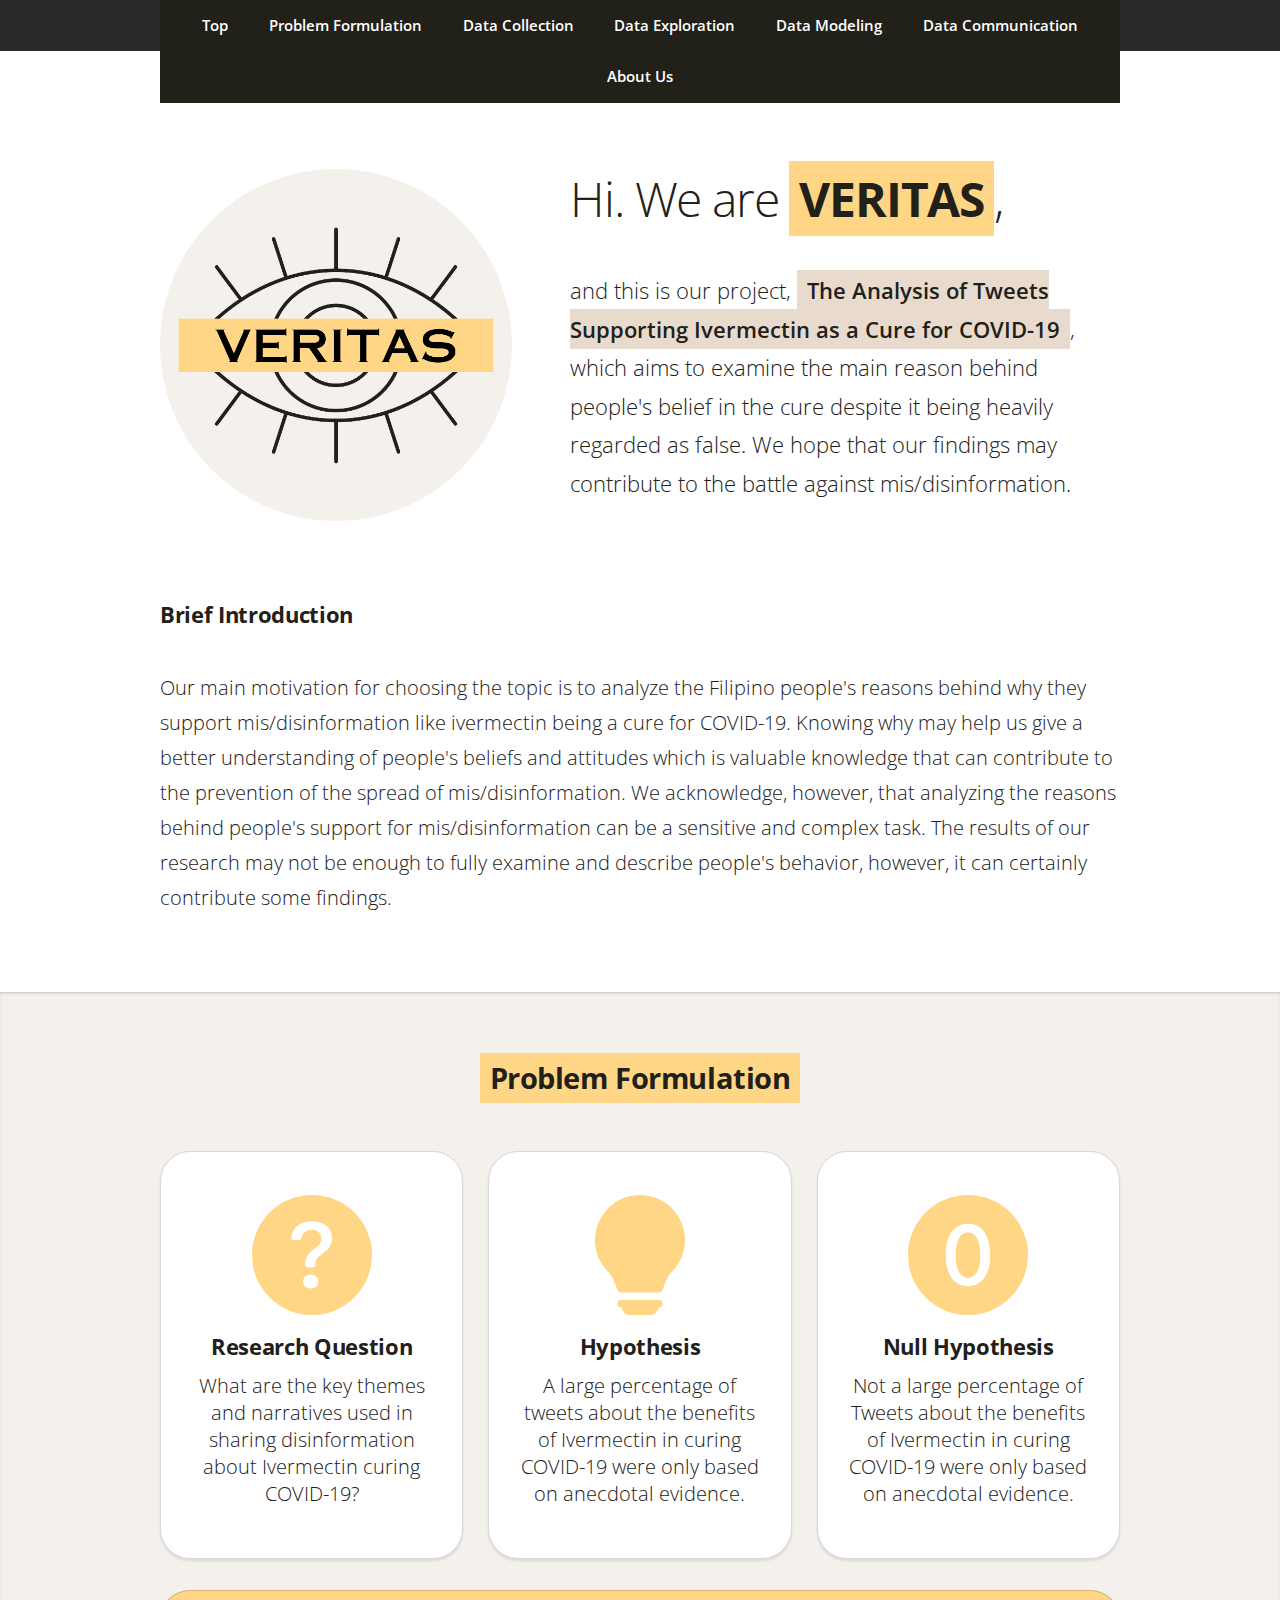
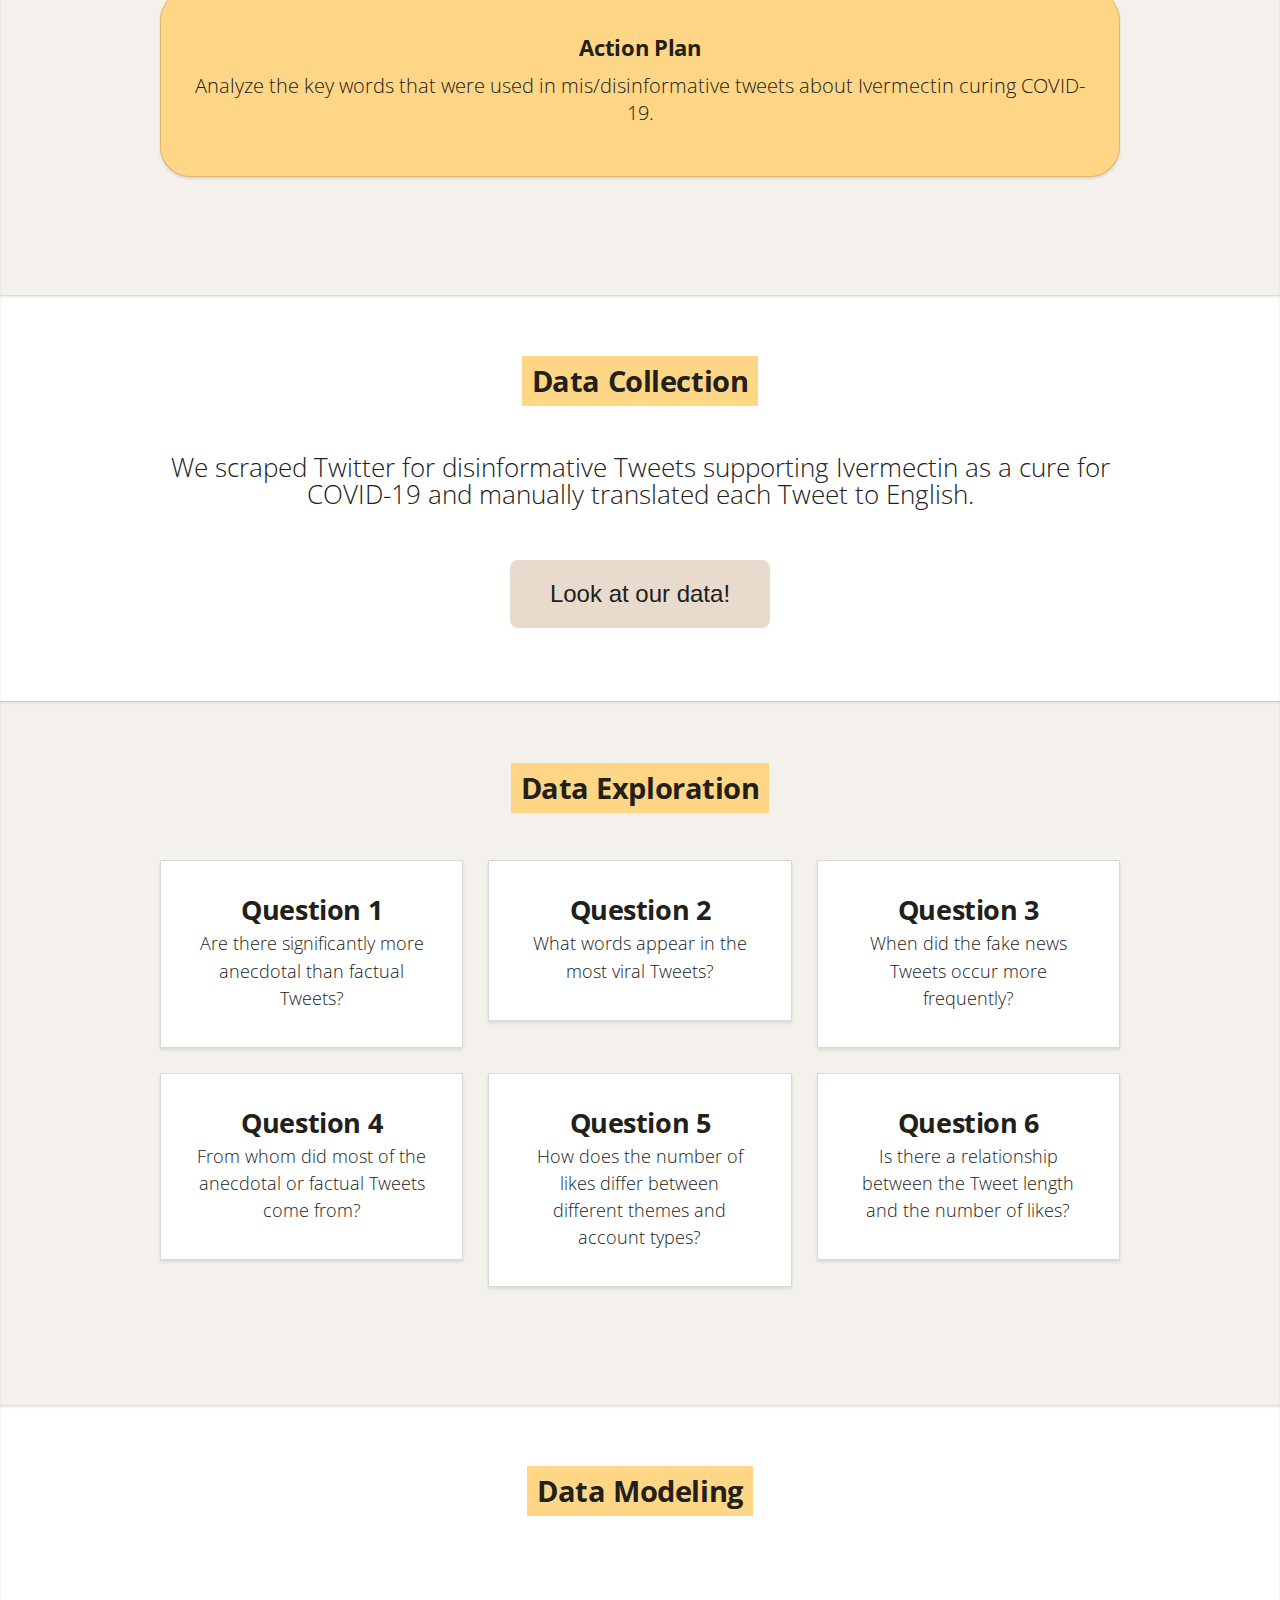
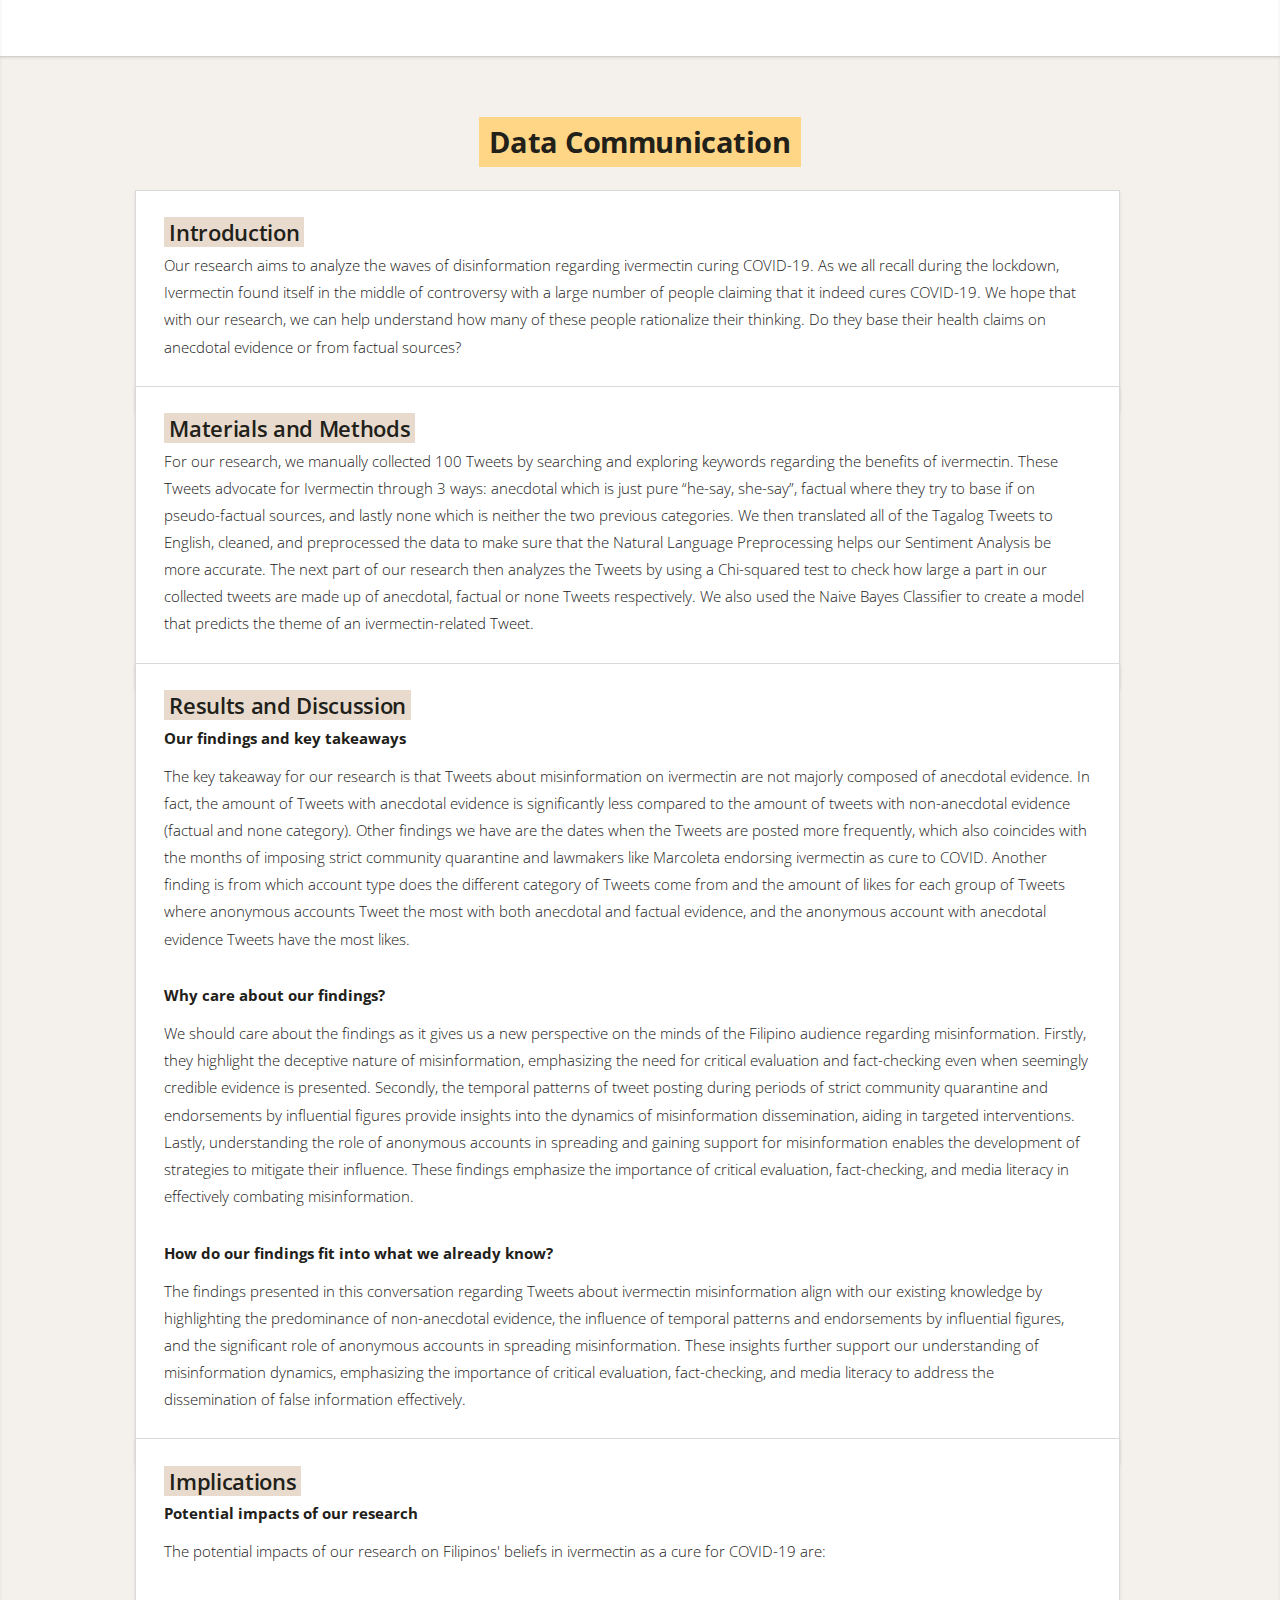
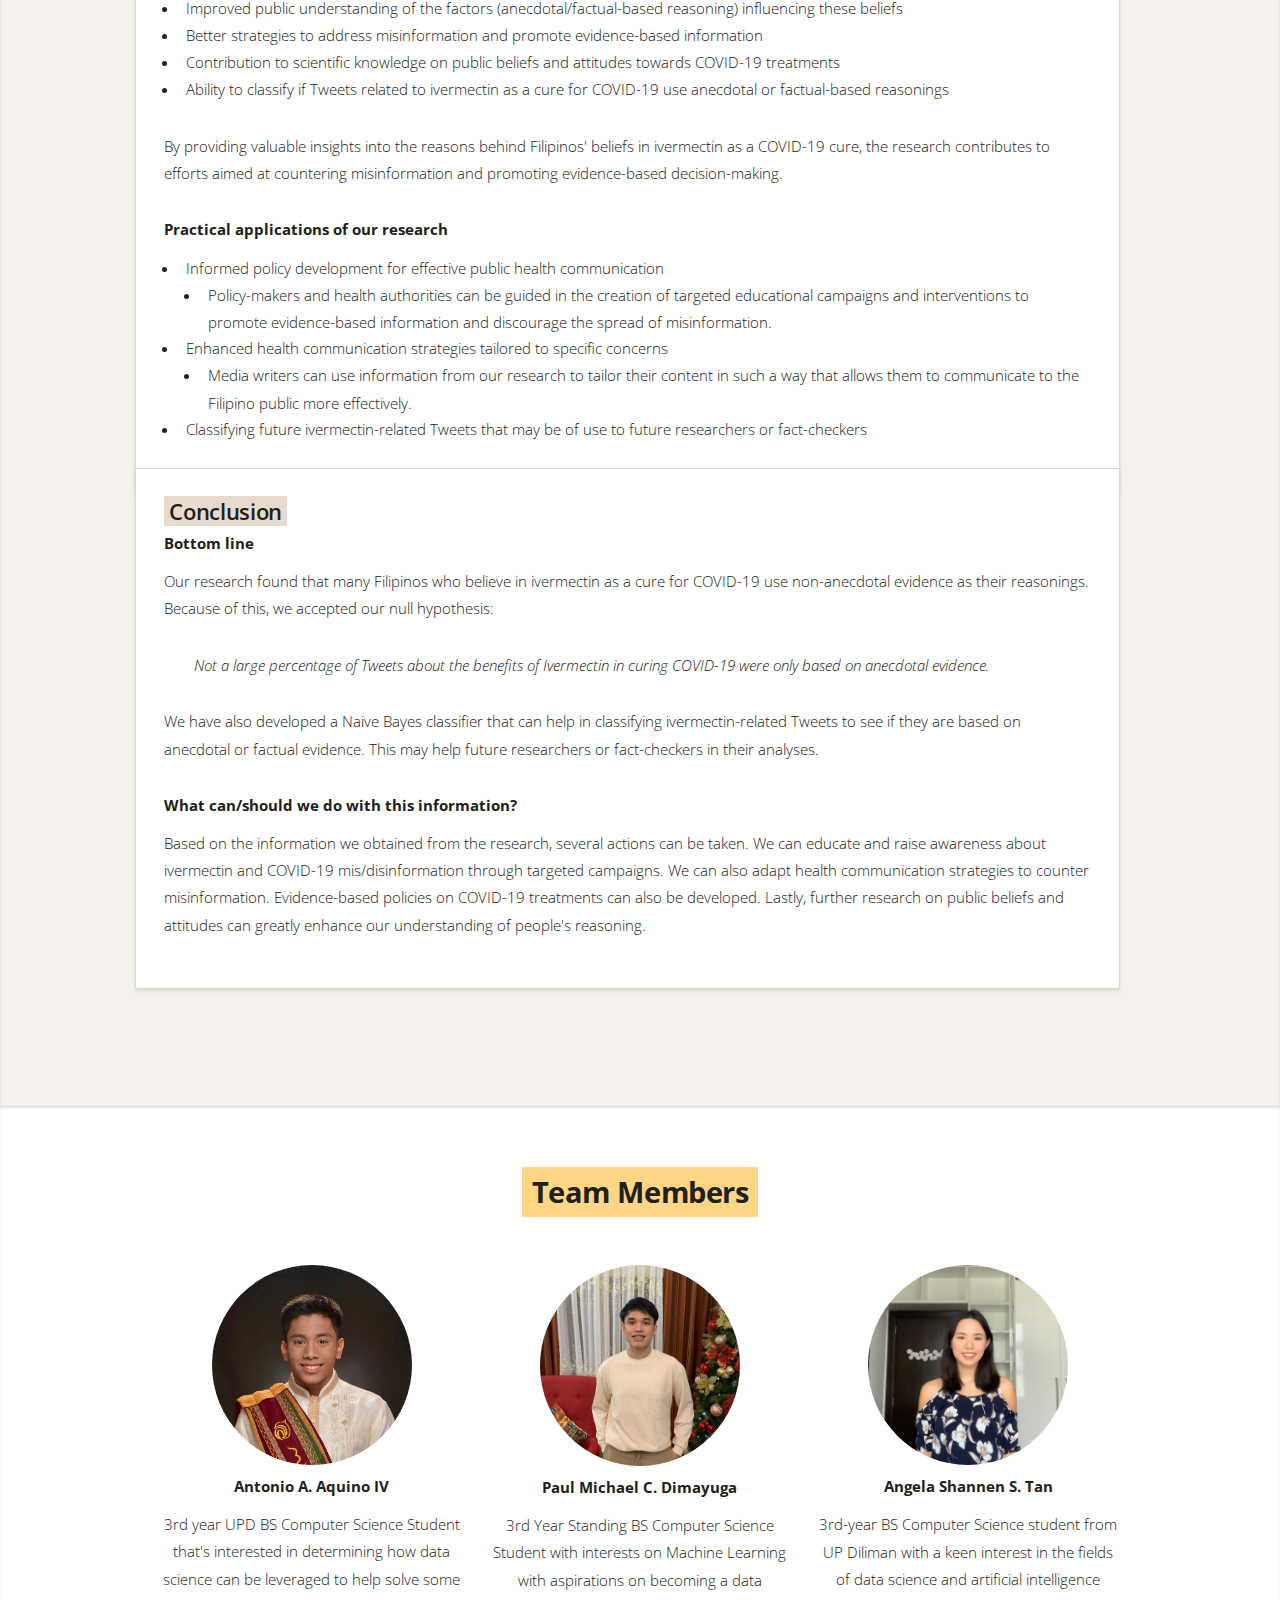
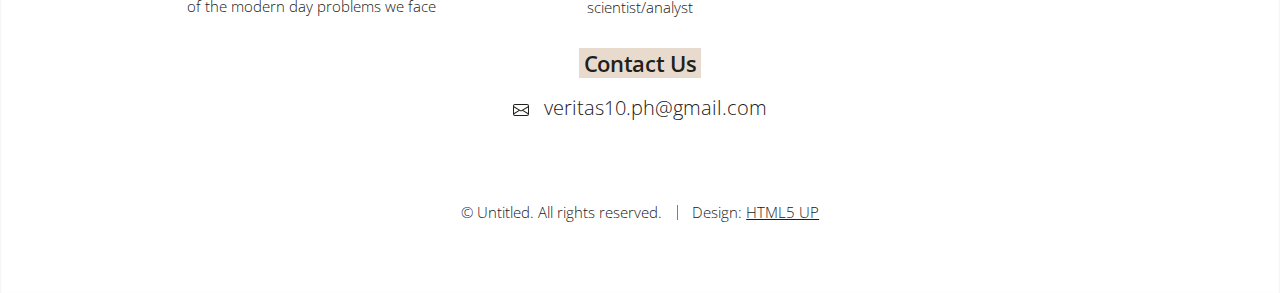
<file: index.html>
<!DOCTYPE HTML>
<!--
	Miniport by HTML5 UP
	html5up.net | @ajlkn
	Free for personal and commercial use under the CCA 3.0 license (html5up.net/license)
-->
<html>
	<head>
		<title>PH Twitter Fake News Analysis</title>
		<meta charset="utf-8" />
		<meta name="viewport" content="width=device-width, initial-scale=1, user-scalable=no" />
		<link rel="stylesheet" href="assets/css/main.css" />
		<style>
			h1, h2, h3, h4, h5, h6, p, strong, li{
				color: #212019;
			}
			.header-highlight {
				background-color: #ffd586; 
				padding-top: 5px; 
				padding-bottom: 5px; 
				padding-left: 10px; 
				padding-right: 10px;
			}
			.text-highlight {
				background-color: #e8dbce; 
				padding-left: 5px; 
				padding-right: 5px;
				font-weight: 600;
			}
			.question-box {
				text-decoration: none;
				font-size: 18px;
			}
			.question-box article {
				background-color: white;
			}
			.question-box article:hover {
				background-color: #ffd586;
				transition: all .4s ease;
				-webkit-transition: all .4s ease;
			}
			.card-header img {
				border-radius: 50%;
				width: 200px;
			}
			.comm {
				text-align: left;
				padding-bottom: 50px;
			}
			
			#top {
				background-color: white;
			}
			#problem-formulation p {
				font-size: 20px;
			}
			#prob-box {
				background-color: white;
				border-radius: 30px;
				height: 100%;
			}
			#action-plan {
				background-color: #ffd586;
				border-radius: 30px;
			}
			#data-button {
				background: none;
				background-color: #e8dbce;
				box-shadow: none;
				padding-left: 40px;
				padding-right: 40px;
				padding-top: 20px;
				padding-bottom: 20px;
			}
			#data-button:hover {
				background-color: #dbbfa4;
			}
			#data-link {
				text-decoration: none;
				text-shadow: none;
				font-weight: normal;
				color: #212019;
				font-size: 24px;
				height: 100%;
				width: 100%;
			}
			#logo {
				border-radius: 50%;
			}
		</style>
	</head>
	<body class="is-preload">

		<!-- Nav -->
			<nav id="nav">
				<ul class="container" style="background-color: #212019;">
					<li><a href="#top">Top</a></li>
					<li><a href="#problem-formulation">Problem Formulation</a></li>
					<li><a href="#data-collection">Data Collection</a></li>
					<li><a href="#data-exploration">Data Exploration</a></li>
					<li><a href="#data-modeling">Data Modeling</a></li>
					<li><a href="#data-communication">Data Communication</a></li>
					<li><a href="#about-us">About Us</a></li>
				</ul>
			</nav>

		<!-- Home -->
			<article id="top">
				<div class="container">
					<div class="row">
						<div class="col-4 col-5-large col-12-medium">
							<span class="image fit" id="logo"><img src="images/logo.png" alt="" /></span>
						</div>
						<div class="col-8 col-7-large col-12-medium">
							<header>
								<h1>Hi. We are <span style="background-color: #ffd586; padding-top: 5px; padding-bottom: 5px; padding-left: 10px; padding-right: 10px;"><strong>VERITAS</strong></span>,</h1>
							</header>
							<p>and this is our project, <span style="background-color: #e8dbce; padding-top: 5px; padding-bottom: 5px; padding-left: 10px; padding-right: 10px;"><strong>The Analysis of Tweets Supporting Ivermectin as a Cure for COVID-19</strong></span>, which aims to examine the main reason behind people's belief in the cure despite it being heavily regarded as false. 
								We hope that our findings may contribute to the battle against mis/disinformation.</p>
						</div>
					</div>
					<div class="row" style="margin-top: 30px; margin-bottom: -80px;">
						<h3>Brief Introduction</h3>
						<p style="font-size: 20px;">Our main motivation for choosing the topic is to analyze the Filipino people's reasons behind why they support mis/disinformation like ivermectin being a cure for COVID-19.
							Knowing why may help us give a better understanding of people's beliefs and attitudes which is valuable knowledge that can contribute to the prevention of the spread of mis/disinformation.
							We acknowledge, however, that analyzing the reasons behind people's support for mis/disinformation can be a sensitive and complex task.
							The results of our research may not be enough to fully examine and describe people's behavior, however, it can certainly contribute some findings.
						</p>
					</div>
				</div>
			</article>

		<!-- Problem Formulation -->
			<article id="problem-formulation" class="wrapper style1" style="background-color: #f4f0eb">
				<div class="container">
					<header>
						<h2><span class="header-highlight">Problem Formulation</span></h2>
					</header>
					<div class="row aln-center">
						<div class="col-4 col-6-medium col-12-small">
							<section class="box style1" id="prob-box">
								<svg xmlns="http://www.w3.org/2000/svg" width="120" height="120" fill="currentColor" class="bi bi-question-circle-fill" viewBox="0 0 16 16" style="color: #ffd586; margin-bottom: 10px;">
									<path d="M16 8A8 8 0 1 1 0 8a8 8 0 0 1 16 0zM5.496 6.033h.825c.138 0 .248-.113.266-.25.09-.656.54-1.134 1.342-1.134.686 0 1.314.343 1.314 1.168 0 .635-.374.927-.965 1.371-.673.489-1.206 1.06-1.168 1.987l.003.217a.25.25 0 0 0 .25.246h.811a.25.25 0 0 0 .25-.25v-.105c0-.718.273-.927 1.01-1.486.609-.463 1.244-.977 1.244-2.056 0-1.511-1.276-2.241-2.673-2.241-1.267 0-2.655.59-2.75 2.286a.237.237 0 0 0 .241.247zm2.325 6.443c.61 0 1.029-.394 1.029-.927 0-.552-.42-.94-1.029-.94-.584 0-1.009.388-1.009.94 0 .533.425.927 1.01.927z"/>
								  </svg>
								<h3>Research Question</h3>
								<p>What are the key themes and narratives used in sharing disinformation about Ivermectin curing COVID-19?</p>
							</section>
						</div>
						<div class="col-4 col-6-medium col-12-small">
							<section class="box style1" id="prob-box">
								<svg xmlns="http://www.w3.org/2000/svg" width="120" height="120" fill="currentColor" class="bi bi-lightbulb-fill" viewBox="0 0 16 16" style="color: #ffd586; margin-bottom: 10px;">
									<path d="M2 6a6 6 0 1 1 10.174 4.31c-.203.196-.359.4-.453.619l-.762 1.769A.5.5 0 0 1 10.5 13h-5a.5.5 0 0 1-.46-.302l-.761-1.77a1.964 1.964 0 0 0-.453-.618A5.984 5.984 0 0 1 2 6zm3 8.5a.5.5 0 0 1 .5-.5h5a.5.5 0 0 1 0 1l-.224.447a1 1 0 0 1-.894.553H6.618a1 1 0 0 1-.894-.553L5.5 15a.5.5 0 0 1-.5-.5z"/>
								  </svg>
								<h3>Hypothesis</h3>
								<p>A large percentage of tweets about the benefits of Ivermectin in curing COVID-19 were only based on anecdotal evidence.</p>
							</section>
						</div>
						<div class="col-4 col-6-medium col-12-small">
							<section class="box style1" id="prob-box">
								<svg xmlns="http://www.w3.org/2000/svg" width="120" height="120" fill="currentColor" class="bi bi-0-circle-fill" viewBox="0 0 16 16" style="color: #ffd586; margin-bottom: 10px;">
									<path d="M8 4.951c-1.008 0-1.629 1.09-1.629 2.895v.31c0 1.81.627 2.895 1.629 2.895s1.623-1.09 1.623-2.895v-.31c0-1.8-.621-2.895-1.623-2.895Z"/>
									<path d="M16 8A8 8 0 1 1 0 8a8 8 0 0 1 16 0Zm-8.012 4.158c1.858 0 2.96-1.582 2.96-3.99V7.84c0-2.426-1.079-3.996-2.936-3.996-1.864 0-2.965 1.588-2.965 3.996v.328c0 2.42 1.09 3.99 2.941 3.99Z"/>
								  </svg>
								<h3>Null Hypothesis</h3>
								<p>Not a large percentage of Tweets about the benefits of Ivermectin in curing COVID-19 were only based on anecdotal evidence.</p>
							</section>
						</div>
					</div>
					<div class="row aln-center" style="margin-top: 6px">
						<div class="col-12 col-6-medium col-12-small">
							<section class="box style1" id="action-plan">
								<h3>Action Plan</h3>
								<p>Analyze the key words that were used in mis/disinformative tweets about Ivermectin curing COVID-19.</p>
							</section>
						</div>
					</div>
					<footer>
					</footer>
				</div>
			</article>
		
		<!-- Data Collection -->
			<article id="data-collection" class="wrapper style1">
				<div class="container">
					<header>
						<h2><span class="header-highlight">Data Collection</span></h2>
					</header>
					<div>
						<p style="font-size: 26px;">We scraped Twitter for disinformative Tweets supporting Ivermectin as a cure for COVID-19 and manually translated each Tweet to English.</p> 
						<button id="data-button">
							<a href="https://docs.google.com/spreadsheets/d/1am39IChqyeSUEEQf3InZKEVDc8ZsORprvlE7t2-iUMs/edit?usp=sharing" id="data-link">Look at our data!</a>
						</button>
					</div>
				</div>
			</article>
		<!-- Data Exploration -->
			<article id="data-exploration" class="wrapper style1" style="background-color: #f4f0eb">
				<div class="container">
					<header>
						<h2><span class="header-highlight">Data Exploration</span></h2>
						<script src="https://gist.github.com/shannentan22/66638647127604b2a4cef5adf3933cb8.js"></script>
					</header>
					<div class="row">
						<div class="col-4 col-6-medium col-12-small">
							<a href="Question-1.html" class="question-box">
								<article class="box style2">
									<h3>Question 1</h3>
									<p>Are there significantly more anecdotal than factual Tweets?</p>
								</article>
							</a>
						</div>
						<div class="col-4 col-6-medium col-12-small">
							<a href="Question-2.html" class="question-box">
								<article class="box style2">
									<h3>Question 2</h3>
									<p>What words appear in the most viral Tweets?</p>
								</article>
							</a>
						</div>
						<div class="col-4 col-6-medium col-12-small">
							<a href="Question-3.html" class="question-box">
								<article class="box style2">
									<h3>Question 3</h3>
									<p>When did the fake news Tweets occur more frequently?</p>
								</article>
							</a>
						</div>
						<div class="col-4 col-6-medium col-12-small">
							<a href="Question-4.html" class="question-box">
								<article class="box style2">
									<h3>Question 4</h3>
									<p>From whom did most of the anecdotal or factual Tweets come from?</p>
								</article>
							</a>
						</div>
						<div class="col-4 col-6-medium col-12-small">
							<a href="Question-5.html" class="question-box">
								<article class="box style2">
									<h3>Question 5</h3>
									<p>How does the number of likes differ between different themes and account types?</p>
								</article>
							</a>
						</div>
						<div class="col-4 col-6-medium col-12-small">
							<a href="Question-6.html" class="question-box">
								<article class="box style2">
									<h3>Question 6</h3>
									<p>Is there a relationship between the Tweet length and the number of likes?</p>
								</article>
							</a>
						</div>
					</div>
					<footer>
					</footer>
				</div>
			</article>

			<!-- Methods -->
			<article id="data-modeling" class="wrapper style1">
				<div class="container">
					<header>
						<h2><span class="header-highlight">Data Modeling</span></h2>
						<script src="https://gist.github.com/A4th/2ef60aa591af5cc6c82647279dc80239.js"></script>

						
					</header>
					<div class="row">
					</div>
					<footer>
						<!-- <p>Lorem ipsum dolor sit sapien vestibulum ipsum primis?</p> -->
					</footer>
				</div>
			</article>

			<!-- Results -->
			<article id="data-communication" class="wrapper style1" style="background-color: #f4f0eb">
				<div class="container">
					<header>
						<h2><span class="header-highlight">Data Communication</span></h2>
					</header>
					<div class="row">
						<article class="box style2 comm">
							<h3><span class="text-highlight">Introduction</span></h3>
							<p>Our research aims to analyze the waves of disinformation regarding ivermectin curing COVID-19. As we all recall during the lockdown, Ivermectin found itself in the middle of controversy with a large number of people claiming that it indeed cures COVID-19. We hope that with our research, we can help understand how many of these people rationalize their thinking. Do they base their health claims on anecdotal evidence or from factual sources?</p>
						</article>
					</div>
					<div class="row">
						<article class="box style2 comm">
							<h3><span class="text-highlight">Materials and Methods</span></h3>
							<p>For our research, we manually collected 100 Tweets by searching and exploring keywords regarding the benefits of ivermectin. These Tweets advocate for Ivermectin through 3 ways: anecdotal which is just pure “he-say, she-say”, factual where they try to base if on pseudo-factual sources, and lastly none which is neither the two previous categories. We then translated all of the Tagalog Tweets to English, cleaned, and preprocessed the data to make sure that the Natural Language Preprocessing helps our Sentiment Analysis be more accurate. The next part of our research then analyzes the Tweets by using a Chi-squared test to check how large a part in our collected tweets are made up of anecdotal, factual or none Tweets respectively. We also used the Naive Bayes Classifier to create a model that predicts the theme of an ivermectin-related Tweet.</p>
						</article>
					</div>
					<div class="row">
						<article class="box style2 comm">
							<h3><span class="text-highlight">Results and Discussion</span></h3>
							<h4>Our findings and key takeaways</h4>
							<p>The key takeaway for our research is that Tweets about misinformation on ivermectin are not majorly composed of anecdotal evidence. In fact, the amount of Tweets with anecdotal evidence is significantly less compared to the amount of tweets with non-anecdotal evidence (factual and none category). Other findings we have are the dates when the Tweets are posted more frequently, which also coincides with the months of imposing strict community quarantine and lawmakers like Marcoleta endorsing ivermectin as cure to COVID. Another finding is from which account type does the different category of Tweets come from and the amount of likes for each group of Tweets where anonymous accounts Tweet the most with both anecdotal and factual evidence, and the anonymous account with anecdotal evidence Tweets have the most likes.</p>
							<h4>Why care about our findings?</h4>
							<p>We should care about the findings as it gives us a new perspective on the minds of the Filipino audience regarding misinformation. Firstly, they highlight the deceptive nature of misinformation, emphasizing the need for critical evaluation and fact-checking even when seemingly credible evidence is presented. Secondly, the temporal patterns of tweet posting during periods of strict community quarantine and endorsements by influential figures provide insights into the dynamics of misinformation dissemination, aiding in targeted interventions. Lastly, understanding the role of anonymous accounts in spreading and gaining support for misinformation enables the development of strategies to mitigate their influence. These findings emphasize the importance of critical evaluation, fact-checking, and media literacy in effectively combating misinformation.</p>
							<h4>How do our findings fit into what we already know?</h4>
							<p>The findings presented in this conversation regarding Tweets about ivermectin misinformation align with our existing knowledge by highlighting the predominance of non-anecdotal evidence, the influence of temporal patterns and endorsements by influential figures, and the significant role of anonymous accounts in spreading misinformation. These insights further support our understanding of misinformation dynamics, emphasizing the importance of critical evaluation, fact-checking, and media literacy to address the dissemination of false information effectively.</p>
						</article>
					</div>
					<div class="row">
						<article class="box style2 comm">
							<h3><span class="text-highlight">Implications</span></h3>
							<h4>Potential impacts of our research</h4>
							<p>The potential impacts of our research on Filipinos' beliefs in ivermectin as a cure for COVID-19 are:</p>
							<ul>
								<li>Improved public understanding of the factors (anecdotal/factual-based reasoning) influencing these beliefs</li>
								<li>Better strategies to address misinformation and promote evidence-based information</li>
								<li>Contribution to scientific knowledge on public beliefs and attitudes towards COVID-19 treatments</li>
								<li>Ability to classify if Tweets related to ivermectin as a cure for COVID-19 use anecdotal or factual-based reasonings</li>
							</ul>
							<p>By providing valuable insights into the reasons behind Filipinos' beliefs in ivermectin as a COVID-19 cure, the research contributes to efforts aimed at countering misinformation and promoting evidence-based decision-making.</p>
							<h4>Practical applications of our research</h4>
							<ul>
								<li>Informed policy development for effective public health communication
									<ul>
										<li style="margin-bottom: -30px;">Policy-makers and health authorities can be guided in the creation of targeted educational campaigns and interventions to promote evidence-based information and discourage the spread of misinformation.</li>
									</ul>
								</li>
								<li>Enhanced health communication strategies tailored to specific concerns
									<ul>
										<li>Media writers can use information from our research to tailor their content in such a way that allows them to communicate to the Filipino public more effectively.</li>
									</ul>
								</li>
								<li style="margin-top: -30px;">Classifying future ivermectin-related Tweets that may be of use to future researchers or fact-checkers</li>
							</ul>
						</article>
					</div>
					<div class="row">
						<article class="box style2 comm">
							<h3><span class="text-highlight">Conclusion</span></h3>
							<h4>Bottom line</h4>
							<p>Our research found that many Filipinos who believe in ivermectin as a cure for COVID-19 use non-anecdotal evidence as their reasonings. Because of this, we accepted our null hypothesis:</p>
							<p style="margin-left: 30px;"><i>Not a large percentage of Tweets about the benefits of Ivermectin in curing COVID-19 were only based on anecdotal evidence.</i></p>
							<p>We have also developed a Naive Bayes classifier that can help in classifying ivermectin-related Tweets to see if they are based on anecdotal or factual evidence. This may help future researchers or fact-checkers in their analyses.</p>
							<h4>What can/should we do with this information?</h4>
							<p>Based on the information we obtained from the research, several actions can be taken. We can educate and raise awareness about ivermectin and COVID-19 mis/disinformation through targeted campaigns. We can also adapt health communication strategies to counter misinformation. Evidence-based policies on COVID-19 treatments can also be developed. Lastly, further research on public beliefs and attitudes can greatly enhance our understanding of people's reasoning.</p>
						</article>
					</div>
					<footer>
					</footer>
				</div>
			</article>

		<!-- Team -->
			<article id="about-us" class="wrapper style1">
				<div class="container large">
					<header>
						<h2><span class="header-highlight">Team Members</span></h2>
					</header>
					<div class="row" style="color: white;">
						<div class="col-4 card">
							<div class="card-header">
								<img src="images/a4th.jpg" alt="" style="">
							</div>
							<div class="card-body">
								<h5 class="card-title">Antonio A. Aquino IV</h5>
								<p class="card-text">3rd year UPD BS Computer Science Student that's interested in determining how data science can be leveraged to help solve some of the modern day problems we face</p>
							  </div>
						</div>
						<div class="col-4 card">
							<div class="card-header">
								<img src="images/paul.jpg" alt="" style="">
							</div>
							<div class="card-body">
								<h5 class="card-title">Paul Michael C. Dimayuga</h5>
								<p class="card-text">3rd Year Standing BS Computer Science Student with interests on Machine Learning with aspirations on becoming a data scientist/analyst</p>
							</div>
						</div>
						<div class="col-4 card">
							<div class="card-header">
								<img src="images/shannen.jpg" alt="" style="">
							</div>
							<div class="card-body">
								<h5 class="card-title">Angela Shannen S. Tan</h5>
								<p class="card-text">3rd-year BS Computer Science student from UP Diliman with a keen interest in the fields of data science and artificial intelligence</p>
							  </div>
						</div>
					</div>
					<div class="row">
						<div class="col-4 card"></div>
						<div class="col-4 card">
							<h3><span class="text-highlight">Contact Us</span></h3>
							<p class="card-text" style="font-size: 20px;">
								<svg xmlns="http://www.w3.org/2000/svg" width="16" height="16" fill="currentColor" class="bi bi-envelope" viewBox="0 0 16 16" style="margin-bottom: -3px;">
									<path d="M0 4a2 2 0 0 1 2-2h12a2 2 0 0 1 2 2v8a2 2 0 0 1-2 2H2a2 2 0 0 1-2-2V4Zm2-1a1 1 0 0 0-1 1v.217l7 4.2 7-4.2V4a1 1 0 0 0-1-1H2Zm13 2.383-4.708 2.825L15 11.105V5.383Zm-.034 6.876-5.64-3.471L8 9.583l-1.326-.795-5.64 3.47A1 1 0 0 0 2 13h12a1 1 0 0 0 .966-.741ZM1 11.105l4.708-2.897L1 5.383v5.722Z"/>
								  </svg> 
								&nbsp;
								veritas10.ph@gmail.com
							</p>
						</div>
						<div class="col-4 card"></div>
					</div>
					<footer>
						<ul id="copyright">
							<li>&copy; Untitled. All rights reserved.</li><li>Design: <a href="http://html5up.net">HTML5 UP</a></li>
						</ul>
					</footer>
				</div>
			</article>

		<!-- Scripts -->
			<script src="assets/js/jquery.min.js"></script>
			<script src="assets/js/jquery.scrolly.min.js"></script>
			<script src="assets/js/browser.min.js"></script>
			<script src="assets/js/breakpoints.min.js"></script>
			<script src="assets/js/util.js"></script>
			<script src="assets/js/main.js"></script>

	</body>
</html>
</file>
<file: assets/css/main.css>
@import url("https://fonts.googleapis.com/css?family=Open+Sans:300,300italic,600,600italic,700");
@import url("fontawesome-all.min.css");

/*
	Miniport by HTML5 UP
	html5up.net | @ajlkn
	Free for personal and commercial use under the CCA 3.0 license (html5up.net/license)
*/

html, body, div, span, applet, object,
iframe, h1, h2, h3, h4, h5, h6, p, blockquote,
pre, a, abbr, acronym, address, big, cite,
code, del, dfn, em, img, ins, kbd, q, s, samp,
small, strike, strong, sub, sup, tt, var, b,
u, i, center, dl, dt, dd, ol, ul, li, fieldset,
form, label, legend, table, caption, tbody,
tfoot, thead, tr, th, td, article, aside,
canvas, details, embed, figure, figcaption,
footer, header, hgroup, menu, nav, output, ruby,
section, summary, time, mark, audio, video {
	margin: 0;
	padding: 0;
	border: 0;
	font-size: 100%;
	font: inherit;
	vertical-align: baseline;}

article, aside, details, figcaption, figure,
footer, header, hgroup, menu, nav, section {
	display: block;}

body {
	line-height: 1;
}

ol, ul {
	list-style: none;
}

blockquote, q {
	quotes: none;
}

	blockquote:before, blockquote:after, q:before, q:after {
		content: '';
		content: none;
	}

table {
	border-collapse: collapse;
	border-spacing: 0;
}

body {
	-webkit-text-size-adjust: none;
}

mark {
	background-color: transparent;
	color: inherit;
}

input::-moz-focus-inner {
	border: 0;
	padding: 0;
}

input, select, textarea {
	-moz-appearance: none;
	-webkit-appearance: none;
	-ms-appearance: none;
	appearance: none;
}

/* Basic */

	html {
		box-sizing: border-box;
	}

	*, *:before, *:after {
		box-sizing: inherit;
	}

	body {
		padding-top: 3.5em;
	}

		body.is-preload *, body.is-preload *:before, body.is-preload *:after {
			-moz-animation: none !important;
			-webkit-animation: none !important;
			-ms-animation: none !important;
			animation: none !important;
			-moz-transition: none !important;
			-webkit-transition: none !important;
			-ms-transition: none !important;
			transition: none !important;
		}

	body, input, textarea, select {
		font-family: 'Open Sans', sans-serif;
		line-height: 1.85em;
		color: #888;
		font-weight: 300;
		font-size: 13pt;
	}

	a {
		-moz-transition: color .2s ease-in-out;
		-webkit-transition: color .2s ease-in-out;
		-ms-transition: color .2s ease-in-out;
		transition: color .2s ease-in-out;
		color: #43B3E0;
		text-decoration: underline;
	}

		a:hover {
			color: #43bff0;
		}

		a img {
			border: 0;
		}

	b, strong {
		font-weight: 600;
		color: #3e3e3e;
	}

	i, em {
		font-style: italic;
	}

	sub {
		position: relative;
		top: 0.5em;
		font-size: 0.8em;
	}

	sup {
		position: relative;
		top: -0.5em;
		font-size: 0.8em;
	}

	blockquote {
		border-left: solid 0.75em #eee;
		padding: 1em 0 1em 1.5em;
		font-style: italic;
	}

	h1, h2, h3, h4, h5, h6 {
		color: #3e3e3e;
		margin: 0 0 0.75em 0;
	}

	h1 a, h2 a, h3 a, h4 a, h5 a, h6 a {
		text-decoration: none;
		color: inherit;
	}

	h2, h3, h4, h5, h6 {
		font-weight: 700;
	}

	h1 {
		font-size: 3.25em;
		letter-spacing: -0.025em;
		font-weight: 300;
	}

		h1 strong {
			font-weight: 700;
		}

	h2 {
		font-size: 2em;
		letter-spacing: -0.015em;
	}

	h3 {
		font-size: 1.5em;
		letter-spacing: -0.015em;
	}

	em, i {
		font-style: italic;
	}

	br.clear {
		clear: both;
	}

	hr {
		border: 0;
		border-top: solid 1px #444;
		border-top-color: rgba(0, 0, 0, 0.35);
		box-shadow: 0px 1px 0px 0px rgba(255, 255, 255, 0.1);
		height: 1px;
		margin: 3em 0;
	}

	p, ul, ol, dl, table {
		margin-bottom: 2em;
	}

	header {
		margin: 0 0 3em 0;
	}

		header > p {
			font-size: 1.25em;
			margin: 0;
		}

	footer {
		margin: 3em 0 0 0;
	}

		footer > p {
			font-size: 1.25em;
		}

/* Container */

	.container {
		margin: 0 auto;
		max-width: calc(100% - 50px);
		width: 1200px;
	}

		.container.medium {
			width: 900px;
		}

		@media screen and (max-width: 1680px) {

			.container {
				width: 1200px;
			}

				.container.medium {
					width: 900px;
				}

		}

		@media screen and (max-width: 1280px) {

			.container {
				width: 960px;
			}

				.container.medium {
					width: 720px;
				}

		}

		@media screen and (max-width: 980px) {

			.container {
				width: 100%;
			}

				.container.medium {
					width: 75%;
				}

		}

		@media screen and (max-width: 736px) {

			.container {
				width: 100%;
				max-width: calc(100% - 30px);
			}

				.container.medium {
					width: 100%;
				}

		}

/* Row */

	.row {
		display: flex;
		flex-wrap: wrap;
		box-sizing: border-box;
		align-items: stretch;
	}

		.row > * {
			box-sizing: border-box;
		}

		.row.gtr-uniform > * > :last-child {
			margin-bottom: 0;
		}

		.row.aln-left {
			justify-content: flex-start;
		}

		.row.aln-center {
			justify-content: center;
		}

		.row.aln-right {
			justify-content: flex-end;
		}

		.row.aln-top {
			align-items: flex-start;
		}

		.row.aln-middle {
			align-items: center;
		}

		.row.aln-bottom {
			align-items: flex-end;
		}

		.row > .imp {
			order: -1;
		}

		.row > .col-1 {
			width: 8.33333%;
		}

		.row > .off-1 {
			margin-left: 8.33333%;
		}

		.row > .col-2 {
			width: 16.66667%;
		}

		.row > .off-2 {
			margin-left: 16.66667%;
		}

		.row > .col-3 {
			width: 25%;
		}

		.row > .off-3 {
			margin-left: 25%;
		}

		.row > .col-4 {
			width: 33.33333%;
		}

		.row > .off-4 {
			margin-left: 33.33333%;
		}

		.row > .col-5 {
			width: 41.66667%;
		}

		.row > .off-5 {
			margin-left: 41.66667%;
		}

		.row > .col-6 {
			width: 50%;
		}

		.row > .off-6 {
			margin-left: 50%;
		}

		.row > .col-7 {
			width: 58.33333%;
		}

		.row > .off-7 {
			margin-left: 58.33333%;
		}

		.row > .col-8 {
			width: 66.66667%;
		}

		.row > .off-8 {
			margin-left: 66.66667%;
		}

		.row > .col-9 {
			width: 75%;
		}

		.row > .off-9 {
			margin-left: 75%;
		}

		.row > .col-10 {
			width: 83.33333%;
		}

		.row > .off-10 {
			margin-left: 83.33333%;
		}

		.row > .col-11 {
			width: 91.66667%;
		}

		.row > .off-11 {
			margin-left: 91.66667%;
		}

		.row > .col-12 {
			width: 100%;
		}

		.row > .off-12 {
			margin-left: 100%;
		}

		.row.gtr-0 {
			margin-top: 0px;
			margin-left: 0px;
		}

			.row.gtr-0 > * {
				padding: 0px 0 0 0px;
			}

			.row.gtr-0.gtr-uniform {
				margin-top: 0px;
			}

				.row.gtr-0.gtr-uniform > * {
					padding-top: 0px;
				}

		.row.gtr-25 {
			margin-top: -6.25px;
			margin-left: -6.25px;
		}

			.row.gtr-25 > * {
				padding: 6.25px 0 0 6.25px;
			}

			.row.gtr-25.gtr-uniform {
				margin-top: -6.25px;
			}

				.row.gtr-25.gtr-uniform > * {
					padding-top: 6.25px;
				}

		.row.gtr-50 {
			margin-top: -12.5px;
			margin-left: -12.5px;
		}

			.row.gtr-50 > * {
				padding: 12.5px 0 0 12.5px;
			}

			.row.gtr-50.gtr-uniform {
				margin-top: -12.5px;
			}

				.row.gtr-50.gtr-uniform > * {
					padding-top: 12.5px;
				}

		.row {
			margin-top: -25px;
			margin-left: -25px;
		}

			.row > * {
				padding: 25px 0 0 25px;
			}

			.row.gtr-uniform {
				margin-top: -25px;
			}

				.row.gtr-uniform > * {
					padding-top: 25px;
				}

		.row.gtr-150 {
			margin-top: -37.5px;
			margin-left: -37.5px;
		}

			.row.gtr-150 > * {
				padding: 37.5px 0 0 37.5px;
			}

			.row.gtr-150.gtr-uniform {
				margin-top: -37.5px;
			}

				.row.gtr-150.gtr-uniform > * {
					padding-top: 37.5px;
				}

		.row.gtr-200 {
			margin-top: -50px;
			margin-left: -50px;
		}

			.row.gtr-200 > * {
				padding: 50px 0 0 50px;
			}

			.row.gtr-200.gtr-uniform {
				margin-top: -50px;
			}

				.row.gtr-200.gtr-uniform > * {
					padding-top: 50px;
				}

		@media screen and (max-width: 1680px) {

			.row {
				display: flex;
				flex-wrap: wrap;
				box-sizing: border-box;
				align-items: stretch;
			}

				.row > * {
					box-sizing: border-box;
				}

				.row.gtr-uniform > * > :last-child {
					margin-bottom: 0;
				}

				.row.aln-left {
					justify-content: flex-start;
				}

				.row.aln-center {
					justify-content: center;
				}

				.row.aln-right {
					justify-content: flex-end;
				}

				.row.aln-top {
					align-items: flex-start;
				}

				.row.aln-middle {
					align-items: center;
				}

				.row.aln-bottom {
					align-items: flex-end;
				}

				.row > .imp-xlarge {
					order: -1;
				}

				.row > .col-1-xlarge {
					width: 8.33333%;
				}

				.row > .off-1-xlarge {
					margin-left: 8.33333%;
				}

				.row > .col-2-xlarge {
					width: 16.66667%;
				}

				.row > .off-2-xlarge {
					margin-left: 16.66667%;
				}

				.row > .col-3-xlarge {
					width: 25%;
				}

				.row > .off-3-xlarge {
					margin-left: 25%;
				}

				.row > .col-4-xlarge {
					width: 33.33333%;
				}

				.row > .off-4-xlarge {
					margin-left: 33.33333%;
				}

				.row > .col-5-xlarge {
					width: 41.66667%;
				}

				.row > .off-5-xlarge {
					margin-left: 41.66667%;
				}

				.row > .col-6-xlarge {
					width: 50%;
				}

				.row > .off-6-xlarge {
					margin-left: 50%;
				}

				.row > .col-7-xlarge {
					width: 58.33333%;
				}

				.row > .off-7-xlarge {
					margin-left: 58.33333%;
				}

				.row > .col-8-xlarge {
					width: 66.66667%;
				}

				.row > .off-8-xlarge {
					margin-left: 66.66667%;
				}

				.row > .col-9-xlarge {
					width: 75%;
				}

				.row > .off-9-xlarge {
					margin-left: 75%;
				}

				.row > .col-10-xlarge {
					width: 83.33333%;
				}

				.row > .off-10-xlarge {
					margin-left: 83.33333%;
				}

				.row > .col-11-xlarge {
					width: 91.66667%;
				}

				.row > .off-11-xlarge {
					margin-left: 91.66667%;
				}

				.row > .col-12-xlarge {
					width: 100%;
				}

				.row > .off-12-xlarge {
					margin-left: 100%;
				}

				.row.gtr-0 {
					margin-top: 0px;
					margin-left: 0px;
				}

					.row.gtr-0 > * {
						padding: 0px 0 0 0px;
					}

					.row.gtr-0.gtr-uniform {
						margin-top: 0px;
					}

						.row.gtr-0.gtr-uniform > * {
							padding-top: 0px;
						}

				.row.gtr-25 {
					margin-top: -6.25px;
					margin-left: -6.25px;
				}

					.row.gtr-25 > * {
						padding: 6.25px 0 0 6.25px;
					}

					.row.gtr-25.gtr-uniform {
						margin-top: -6.25px;
					}

						.row.gtr-25.gtr-uniform > * {
							padding-top: 6.25px;
						}

				.row.gtr-50 {
					margin-top: -12.5px;
					margin-left: -12.5px;
				}

					.row.gtr-50 > * {
						padding: 12.5px 0 0 12.5px;
					}

					.row.gtr-50.gtr-uniform {
						margin-top: -12.5px;
					}

						.row.gtr-50.gtr-uniform > * {
							padding-top: 12.5px;
						}

				.row {
					margin-top: -25px;
					margin-left: -25px;
				}

					.row > * {
						padding: 25px 0 0 25px;
					}

					.row.gtr-uniform {
						margin-top: -25px;
					}

						.row.gtr-uniform > * {
							padding-top: 25px;
						}

				.row.gtr-150 {
					margin-top: -37.5px;
					margin-left: -37.5px;
				}

					.row.gtr-150 > * {
						padding: 37.5px 0 0 37.5px;
					}

					.row.gtr-150.gtr-uniform {
						margin-top: -37.5px;
					}

						.row.gtr-150.gtr-uniform > * {
							padding-top: 37.5px;
						}

				.row.gtr-200 {
					margin-top: -50px;
					margin-left: -50px;
				}

					.row.gtr-200 > * {
						padding: 50px 0 0 50px;
					}

					.row.gtr-200.gtr-uniform {
						margin-top: -50px;
					}

						.row.gtr-200.gtr-uniform > * {
							padding-top: 50px;
						}

		}

		@media screen and (max-width: 1280px) {

			.row {
				display: flex;
				flex-wrap: wrap;
				box-sizing: border-box;
				align-items: stretch;
			}

				.row > * {
					box-sizing: border-box;
				}

				.row.gtr-uniform > * > :last-child {
					margin-bottom: 0;
				}

				.row.aln-left {
					justify-content: flex-start;
				}

				.row.aln-center {
					justify-content: center;
				}

				.row.aln-right {
					justify-content: flex-end;
				}

				.row.aln-top {
					align-items: flex-start;
				}

				.row.aln-middle {
					align-items: center;
				}

				.row.aln-bottom {
					align-items: flex-end;
				}

				.row > .imp-large {
					order: -1;
				}

				.row > .col-1-large {
					width: 8.33333%;
				}

				.row > .off-1-large {
					margin-left: 8.33333%;
				}

				.row > .col-2-large {
					width: 16.66667%;
				}

				.row > .off-2-large {
					margin-left: 16.66667%;
				}

				.row > .col-3-large {
					width: 25%;
				}

				.row > .off-3-large {
					margin-left: 25%;
				}

				.row > .col-4-large {
					width: 33.33333%;
				}

				.row > .off-4-large {
					margin-left: 33.33333%;
				}

				.row > .col-5-large {
					width: 41.66667%;
				}

				.row > .off-5-large {
					margin-left: 41.66667%;
				}

				.row > .col-6-large {
					width: 50%;
				}

				.row > .off-6-large {
					margin-left: 50%;
				}

				.row > .col-7-large {
					width: 58.33333%;
				}

				.row > .off-7-large {
					margin-left: 58.33333%;
				}

				.row > .col-8-large {
					width: 66.66667%;
				}

				.row > .off-8-large {
					margin-left: 66.66667%;
				}

				.row > .col-9-large {
					width: 75%;
				}

				.row > .off-9-large {
					margin-left: 75%;
				}

				.row > .col-10-large {
					width: 83.33333%;
				}

				.row > .off-10-large {
					margin-left: 83.33333%;
				}

				.row > .col-11-large {
					width: 91.66667%;
				}

				.row > .off-11-large {
					margin-left: 91.66667%;
				}

				.row > .col-12-large {
					width: 100%;
				}

				.row > .off-12-large {
					margin-left: 100%;
				}

				.row.gtr-0 {
					margin-top: 0px;
					margin-left: 0px;
				}

					.row.gtr-0 > * {
						padding: 0px 0 0 0px;
					}

					.row.gtr-0.gtr-uniform {
						margin-top: 0px;
					}

						.row.gtr-0.gtr-uniform > * {
							padding-top: 0px;
						}

				.row.gtr-25 {
					margin-top: -6.25px;
					margin-left: -6.25px;
				}

					.row.gtr-25 > * {
						padding: 6.25px 0 0 6.25px;
					}

					.row.gtr-25.gtr-uniform {
						margin-top: -6.25px;
					}

						.row.gtr-25.gtr-uniform > * {
							padding-top: 6.25px;
						}

				.row.gtr-50 {
					margin-top: -12.5px;
					margin-left: -12.5px;
				}

					.row.gtr-50 > * {
						padding: 12.5px 0 0 12.5px;
					}

					.row.gtr-50.gtr-uniform {
						margin-top: -12.5px;
					}

						.row.gtr-50.gtr-uniform > * {
							padding-top: 12.5px;
						}

				.row {
					margin-top: -25px;
					margin-left: -25px;
				}

					.row > * {
						padding: 25px 0 0 25px;
					}

					.row.gtr-uniform {
						margin-top: -25px;
					}

						.row.gtr-uniform > * {
							padding-top: 25px;
						}

				.row.gtr-150 {
					margin-top: -37.5px;
					margin-left: -37.5px;
				}

					.row.gtr-150 > * {
						padding: 37.5px 0 0 37.5px;
					}

					.row.gtr-150.gtr-uniform {
						margin-top: -37.5px;
					}

						.row.gtr-150.gtr-uniform > * {
							padding-top: 37.5px;
						}

				.row.gtr-200 {
					margin-top: -50px;
					margin-left: -50px;
				}

					.row.gtr-200 > * {
						padding: 50px 0 0 50px;
					}

					.row.gtr-200.gtr-uniform {
						margin-top: -50px;
					}

						.row.gtr-200.gtr-uniform > * {
							padding-top: 50px;
						}

		}

		@media screen and (max-width: 980px) {

			.row {
				display: flex;
				flex-wrap: wrap;
				box-sizing: border-box;
				align-items: stretch;
			}

				.row > * {
					box-sizing: border-box;
				}

				.row.gtr-uniform > * > :last-child {
					margin-bottom: 0;
				}

				.row.aln-left {
					justify-content: flex-start;
				}

				.row.aln-center {
					justify-content: center;
				}

				.row.aln-right {
					justify-content: flex-end;
				}

				.row.aln-top {
					align-items: flex-start;
				}

				.row.aln-middle {
					align-items: center;
				}

				.row.aln-bottom {
					align-items: flex-end;
				}

				.row > .imp-medium {
					order: -1;
				}

				.row > .col-1-medium {
					width: 8.33333%;
				}

				.row > .off-1-medium {
					margin-left: 8.33333%;
				}

				.row > .col-2-medium {
					width: 16.66667%;
				}

				.row > .off-2-medium {
					margin-left: 16.66667%;
				}

				.row > .col-3-medium {
					width: 25%;
				}

				.row > .off-3-medium {
					margin-left: 25%;
				}

				.row > .col-4-medium {
					width: 33.33333%;
				}

				.row > .off-4-medium {
					margin-left: 33.33333%;
				}

				.row > .col-5-medium {
					width: 41.66667%;
				}

				.row > .off-5-medium {
					margin-left: 41.66667%;
				}

				.row > .col-6-medium {
					width: 50%;
				}

				.row > .off-6-medium {
					margin-left: 50%;
				}

				.row > .col-7-medium {
					width: 58.33333%;
				}

				.row > .off-7-medium {
					margin-left: 58.33333%;
				}

				.row > .col-8-medium {
					width: 66.66667%;
				}

				.row > .off-8-medium {
					margin-left: 66.66667%;
				}

				.row > .col-9-medium {
					width: 75%;
				}

				.row > .off-9-medium {
					margin-left: 75%;
				}

				.row > .col-10-medium {
					width: 83.33333%;
				}

				.row > .off-10-medium {
					margin-left: 83.33333%;
				}

				.row > .col-11-medium {
					width: 91.66667%;
				}

				.row > .off-11-medium {
					margin-left: 91.66667%;
				}

				.row > .col-12-medium {
					width: 100%;
				}

				.row > .off-12-medium {
					margin-left: 100%;
				}

				.row.gtr-0 {
					margin-top: 0px;
					margin-left: 0px;
				}

					.row.gtr-0 > * {
						padding: 0px 0 0 0px;
					}

					.row.gtr-0.gtr-uniform {
						margin-top: 0px;
					}

						.row.gtr-0.gtr-uniform > * {
							padding-top: 0px;
						}

				.row.gtr-25 {
					margin-top: -6.25px;
					margin-left: -6.25px;
				}

					.row.gtr-25 > * {
						padding: 6.25px 0 0 6.25px;
					}

					.row.gtr-25.gtr-uniform {
						margin-top: -6.25px;
					}

						.row.gtr-25.gtr-uniform > * {
							padding-top: 6.25px;
						}

				.row.gtr-50 {
					margin-top: -12.5px;
					margin-left: -12.5px;
				}

					.row.gtr-50 > * {
						padding: 12.5px 0 0 12.5px;
					}

					.row.gtr-50.gtr-uniform {
						margin-top: -12.5px;
					}

						.row.gtr-50.gtr-uniform > * {
							padding-top: 12.5px;
						}

				.row {
					margin-top: -25px;
					margin-left: -25px;
				}

					.row > * {
						padding: 25px 0 0 25px;
					}

					.row.gtr-uniform {
						margin-top: -25px;
					}

						.row.gtr-uniform > * {
							padding-top: 25px;
						}

				.row.gtr-150 {
					margin-top: -37.5px;
					margin-left: -37.5px;
				}

					.row.gtr-150 > * {
						padding: 37.5px 0 0 37.5px;
					}

					.row.gtr-150.gtr-uniform {
						margin-top: -37.5px;
					}

						.row.gtr-150.gtr-uniform > * {
							padding-top: 37.5px;
						}

				.row.gtr-200 {
					margin-top: -50px;
					margin-left: -50px;
				}

					.row.gtr-200 > * {
						padding: 50px 0 0 50px;
					}

					.row.gtr-200.gtr-uniform {
						margin-top: -50px;
					}

						.row.gtr-200.gtr-uniform > * {
							padding-top: 50px;
						}

		}

		@media screen and (max-width: 736px) {

			.row {
				display: flex;
				flex-wrap: wrap;
				box-sizing: border-box;
				align-items: stretch;
			}

				.row > * {
					box-sizing: border-box;
				}

				.row.gtr-uniform > * > :last-child {
					margin-bottom: 0;
				}

				.row.aln-left {
					justify-content: flex-start;
				}

				.row.aln-center {
					justify-content: center;
				}

				.row.aln-right {
					justify-content: flex-end;
				}

				.row.aln-top {
					align-items: flex-start;
				}

				.row.aln-middle {
					align-items: center;
				}

				.row.aln-bottom {
					align-items: flex-end;
				}

				.row > .imp-small {
					order: -1;
				}

				.row > .col-1-small {
					width: 8.33333%;
				}

				.row > .off-1-small {
					margin-left: 8.33333%;
				}

				.row > .col-2-small {
					width: 16.66667%;
				}

				.row > .off-2-small {
					margin-left: 16.66667%;
				}

				.row > .col-3-small {
					width: 25%;
				}

				.row > .off-3-small {
					margin-left: 25%;
				}

				.row > .col-4-small {
					width: 33.33333%;
				}

				.row > .off-4-small {
					margin-left: 33.33333%;
				}

				.row > .col-5-small {
					width: 41.66667%;
				}

				.row > .off-5-small {
					margin-left: 41.66667%;
				}

				.row > .col-6-small {
					width: 50%;
				}

				.row > .off-6-small {
					margin-left: 50%;
				}

				.row > .col-7-small {
					width: 58.33333%;
				}

				.row > .off-7-small {
					margin-left: 58.33333%;
				}

				.row > .col-8-small {
					width: 66.66667%;
				}

				.row > .off-8-small {
					margin-left: 66.66667%;
				}

				.row > .col-9-small {
					width: 75%;
				}

				.row > .off-9-small {
					margin-left: 75%;
				}

				.row > .col-10-small {
					width: 83.33333%;
				}

				.row > .off-10-small {
					margin-left: 83.33333%;
				}

				.row > .col-11-small {
					width: 91.66667%;
				}

				.row > .off-11-small {
					margin-left: 91.66667%;
				}

				.row > .col-12-small {
					width: 100%;
				}

				.row > .off-12-small {
					margin-left: 100%;
				}

				.row.gtr-0 {
					margin-top: 0px;
					margin-left: 0px;
				}

					.row.gtr-0 > * {
						padding: 0px 0 0 0px;
					}

					.row.gtr-0.gtr-uniform {
						margin-top: 0px;
					}

						.row.gtr-0.gtr-uniform > * {
							padding-top: 0px;
						}

				.row.gtr-25 {
					margin-top: -3.75px;
					margin-left: -3.75px;
				}

					.row.gtr-25 > * {
						padding: 3.75px 0 0 3.75px;
					}

					.row.gtr-25.gtr-uniform {
						margin-top: -3.75px;
					}

						.row.gtr-25.gtr-uniform > * {
							padding-top: 3.75px;
						}

				.row.gtr-50 {
					margin-top: -7.5px;
					margin-left: -7.5px;
				}

					.row.gtr-50 > * {
						padding: 7.5px 0 0 7.5px;
					}

					.row.gtr-50.gtr-uniform {
						margin-top: -7.5px;
					}

						.row.gtr-50.gtr-uniform > * {
							padding-top: 7.5px;
						}

				.row {
					margin-top: -15px;
					margin-left: -15px;
				}

					.row > * {
						padding: 15px 0 0 15px;
					}

					.row.gtr-uniform {
						margin-top: -15px;
					}

						.row.gtr-uniform > * {
							padding-top: 15px;
						}

				.row.gtr-150 {
					margin-top: -22.5px;
					margin-left: -22.5px;
				}

					.row.gtr-150 > * {
						padding: 22.5px 0 0 22.5px;
					}

					.row.gtr-150.gtr-uniform {
						margin-top: -22.5px;
					}

						.row.gtr-150.gtr-uniform > * {
							padding-top: 22.5px;
						}

				.row.gtr-200 {
					margin-top: -30px;
					margin-left: -30px;
				}

					.row.gtr-200 > * {
						padding: 30px 0 0 30px;
					}

					.row.gtr-200.gtr-uniform {
						margin-top: -30px;
					}

						.row.gtr-200.gtr-uniform > * {
							padding-top: 30px;
						}

		}

/* Form */

	form label {
		color: #3e3e3e;
		font-weight: 700;
		display: block;
		margin: 0 0 0.5em 0;
	}

	form input[type=text],
	form input[type=email],
	form input[type=password],
	form select,
	form textarea {
		-moz-transition: background .2s ease-in-out, box-shadow .2s ease-in-out;
		-webkit-transition: background .2s ease-in-out, box-shadow .2s ease-in-out;
		-ms-transition: background .2s ease-in-out, box-shadow .2s ease-in-out;
		transition: background .2s ease-in-out, box-shadow .2s ease-in-out;
		-webkit-appearance: none;
		display: block;
		border: 0;
		padding: 0.75em;
		font-size: 1em;
		border-radius: 8px;
		border: solid 1px #ddd;
		background: #fff;
		color: #bbb;
		box-shadow: inset 0px 2px 3px 1px rgba(0, 0, 0, 0.05), 0px 1px 0px 0px rgba(255, 255, 255, 0.025);
		width: 100%;
	}

		form input[type=text]:focus,
		form input[type=email]:focus,
		form input[type=password]:focus,
		form select:focus,
		form textarea:focus {
			background: #fafafa;
			box-shadow: inset 0px 2px 5px 0px rgba(0, 0, 0, 0.05), 0px 1px 0px 0px rgba(255, 255, 255, 0.025), inset 0px 0px 2px 1px #43bff0;
		}

	form textarea {
		height: 15em;
	}

	form .actions:last-child {
		margin-bottom: 0;
	}

	form ::-webkit-input-placeholder {
		color: #555 !important;
	}

	form :-moz-placeholder {
		color: #555 !important;
	}

	form ::-moz-placeholder {
		color: #555 !important;
	}

	form :-ms-input-placeholder {
		color: #555 !important;
	}

	form ::-moz-focus-inner {
		border: 0;
	}

/* Tables */

	table {
		width: 100%;
	}

		table.default {
			width: 100%;
		}

			table.default tr {
				border-top: solid 1px #eee;
			}

				table.default tr:first-child {
					border-top: 0;
				}

			table.default td {
				padding: 0.5em 1em 0.5em 1em;
			}

			table.default th {
				text-align: left;
				padding: 0.5em 1em 0.5em 1em;
				font-weight: 600;
				margin: 0 0 1em 0;
			}

			table.default thead {
				background: #4f4f4f;
				color: #fff;
			}

/* Section/Article */

	section, article {
		margin-bottom: 3em;
	}

	section > :last-child,
	article > :last-child,
	section:last-child,
	article:last-child {
		margin-bottom: 0;
	}

/* Image */

	.image {
		display: inline-block;
		position: relative;
	}

		.image img {
			display: block;
			width: 100%;
		}

		.image.fit {
			display: block;
			width: 100%;
		}

		.image.featured {
			display: block;
			width: 100%;
			margin: 0 0 2em 0;
		}

		.image.left {
			float: left;
			margin: 0 2em 2em 0;
		}

		.image.centered {
			display: block;
			margin: 0 0 2em 0;
		}

			.image.centered img {
				margin: 0 auto;
				width: auto;
			}

/* Button */

	input[type="button"],
	input[type="submit"],
	input[type="reset"],
	button,
	.button {
		background-image: url("images/bg.png"), -moz-linear-gradient(top, rgba(0, 0, 0, 0), rgba(0, 0, 0, 0.2));
		background-image: url("images/bg.png"), -webkit-linear-gradient(top, rgba(0, 0, 0, 0), rgba(0, 0, 0, 0.2));
		background-image: url("images/bg.png"), -ms-linear-gradient(top, rgba(0, 0, 0, 0), rgba(0, 0, 0, 0.2));
		background-image: url("images/bg.png"), linear-gradient(top, rgba(0, 0, 0, 0), rgba(0, 0, 0, 0.2));
		-moz-transition: background-color .2s ease-in-out;
		-webkit-transition: background-color .2s ease-in-out;
		-ms-transition: background-color .2s ease-in-out;
		transition: background-color .2s ease-in-out;
		-webkit-appearance: none;
		position: relative;
		display: inline-block;
		color: #fff !important;
		text-decoration: none;
		font-weight: 700;
		border: 0;
		outline: 0;
		cursor: pointer;
		border-radius: 8px;
		text-shadow: -1px -1px 0.5px rgba(0, 0, 0, 0.5);
		overflow: hidden;
		box-shadow: inset 0px 0px 0px 1px rgba(0, 0, 0, 0.5), inset 0px 2px 1px 0px rgba(255, 255, 255, 0.75);
		background-color: #43B3E0;
		padding: 1em 2.35em 1em 2.35em;
		font-size: 1.1em;
		max-width: 24em;
	}

		input[type="button"]:hover,
		input[type="submit"]:hover,
		input[type="reset"]:hover,
		button:hover,
		.button:hover {
			background-color: #43bff0;
			color: #fff !important;
		}

		input[type="button"]:active,
		input[type="submit"]:active,
		input[type="reset"]:active,
		button:active,
		.button:active {
			background-color: #3BA8D3;
			top: 1px;
		}

		input[type="button"].large,
		input[type="submit"].large,
		input[type="reset"].large,
		button.large,
		.button.large {
			font-size: 1.5em;
			letter-spacing: -0.025em;
		}

		input[type="button"].alt,
		input[type="submit"].alt,
		input[type="reset"].alt,
		button.alt,
		.button.alt {
			background-color: #444;
			box-shadow: inset 0px 0px 0px 1px #242424, inset 0px 2px 1px 0px rgba(255, 255, 255, 0.2);
		}

			input[type="button"].alt:hover,
			input[type="submit"].alt:hover,
			input[type="reset"].alt:hover,
			button.alt:hover,
			.button.alt:hover {
				background-color: #4f4f4f;
				color: #fff !important;
			}

			input[type="button"].alt:active,
			input[type="submit"].alt:active,
			input[type="reset"].alt:active,
			button.alt:active,
			.button.alt:active {
				background-color: #3f3f3f;
			}

/* List */

	ul {
		list-style: disc;
		padding-left: 1em;
	}

		ul li {
			padding-left: 0.5em;
		}

	ol {
		list-style: decimal;
		padding-left: 1.25em;
	}

		ol li {
			padding-left: 0.25em;
		}

/* Social */

	ul.social {
		cursor: default;
		margin: 0;
		list-style: none;
		padding-left: 0;
	}

		ul.social li {
			position: relative;
			display: inline-block;
			margin: 0.25em;
			top: 0;
			padding-left: 0;
		}

			ul.social li a {
				-moz-transition: top .2s ease-in-out;
				-webkit-transition: top .2s ease-in-out;
				-ms-transition: top .2s ease-in-out;
				transition: top .2s ease-in-out;
				display: block;
				width: 48px;
				height: 48px;
				border-radius: 6px;
				top: 0;
				position: relative;
			}

				ul.social li a:before {
					background-image: url("images/bg.png"), -moz-linear-gradient(top, rgba(0, 0, 0, 0), rgba(0, 0, 0, 0.2));
					background-image: url("images/bg.png"), -webkit-linear-gradient(top, rgba(0, 0, 0, 0), rgba(0, 0, 0, 0.2));
					background-image: url("images/bg.png"), -ms-linear-gradient(top, rgba(0, 0, 0, 0), rgba(0, 0, 0, 0.2));
					background-image: url("images/bg.png"), linear-gradient(top, rgba(0, 0, 0, 0), rgba(0, 0, 0, 0.2));
					-moz-transition: background-color .2s ease-in-out;
					-webkit-transition: background-color .2s ease-in-out;
					-ms-transition: background-color .2s ease-in-out;
					transition: background-color .2s ease-in-out;
					background-color: #444;
					border-radius: 6px;
					box-shadow: inset 0px 0px 0px 1px #282828, inset 0px 2px 1px 0px rgba(255, 255, 255, 0.1);
					color: #2E2E2E !important;
					display: block;
					font-size: 26px;
					height: 48px;
					line-height: 48px;
					text-align: center;
					outline: 0;
					overflow: hidden;
					text-shadow: 1px 1px 0px rgba(255, 255, 255, 0.1);
					width: 48px;
				}

				ul.social li a.fa-twitter {
					background-color: #2DAAE4;
				}

				ul.social li a.fa-facebook-f {
					background-color: #3C5A98;
				}

				ul.social li a.fa-dribbble {
					background-color: #C4376B;
				}

				ul.social li a.fa-linkedin-in {
					background-color: #006599;
				}

				ul.social li a.fa-tumblr {
					background-color: #51718A;
				}

				ul.social li a.fa-google-plus {
					background-color: #DA2713;
				}

				ul.social li a.fa-github {
					background-color: #FAFAFA;
				}

				ul.social li a.fa-rss {
					background-color: #F2600B;
				}

				ul.social li a.fa-instagram {
					background-color: #E0D7C8;
				}

				ul.social li a.fa-foursquare {
					background-color: #39A3D4;
				}

				ul.social li a.fa-skype {
					background-color: #10BEF1;
				}

				ul.social li a.fa-soundcloud {
					background-color: #FE5419;
				}

				ul.social li a.fa-youtube {
					background-color: #BF2E25;
				}

				ul.social li a.fa-blogger {
					background-color: #FF6501;
				}

				ul.social li a.fa-flickr {
					background-color: #0062DB;
				}

				ul.social li a.fa-vimeo {
					background-color: #4C8AB0;
				}

				ul.social li a:hover {
					top: -5px;
				}

					ul.social li a:hover:before {
						background-color: transparent;
					}

/* Actions */

	ul.actions {
		list-style: none;
		padding-left: 0;
	}

		ul.actions li {
			display: inline-block;
			margin: 0 0 0 1em;
			padding-left: 0;
		}

			ul.actions li:first-child {
				margin-left: 0;
			}

/* Box */

	.box {
		background: #fff;
		box-shadow: inset 0px 0px 0px 1px rgba(0, 0, 0, 0.15), 0px 2px 3px 0px rgba(0, 0, 0, 0.1);
		text-align: center;
		padding: 2em;
	}

		.box.style1 {
			padding: 3em 2em 3.5em 2em;
		}

			.box.style1 h3 {
				margin-bottom: 0.5em;
			}

		.box.style2 h3 {
			margin-bottom: 0.25em;
		}

		.box.style2 .image {
			position: relative;
			left: 2em;
			top: 2em;
			margin: -4em 0 4em -4em;
			width: auto;
		}

/* Icons */

	.icon {
		text-decoration: none;
		text-decoration: none;
	}

		.icon:before {
			-moz-osx-font-smoothing: grayscale;
			-webkit-font-smoothing: antialiased;
			display: inline-block;
			font-style: normal;
			font-variant: normal;
			text-rendering: auto;
			line-height: 1;
			text-transform: none !important;
			font-family: 'Font Awesome 5 Free';
			font-weight: 400;
		}

		.icon:before {
			font-size: 1.25em;
		}

		.icon > .label {
			display: none;
		}

		.icon.solid:before {
			font-weight: 900;
		}

		.icon.brands:before {
			font-family: 'Font Awesome 5 Brands';
		}

		.icon.featured {
			color: #EA8A95;
			display: block;
			margin: 0 0 1.5em 0;
			cursor: default;
		}

			.icon.featured:before {
				font-size: 6em;
			}

/* Wrappers */

	.wrapper {
		background-image: url("images/bg.png");
		box-shadow: inset 0px 1px 0px 0px rgba(0, 0, 0, 0.05), inset 0px 2px 3px 0px rgba(0, 0, 0, 0.1);
		padding: 8em 0 8em 0;
		text-align: center;
	}

		.wrapper.style1 {
			background-image: none;
			background-color: #fff;
		}

		.wrapper.style2 {
			background-color: #fafafa;
			text-shadow: 1px 1px 0px #fff;
		}

		.wrapper.style3 {
			background-color: #f4f4f4;
			text-shadow: 1px 1px 0px #fff;
		}

		.wrapper.style4 {
			background-color: #303030;
			color: #999;
			text-shadow: -1px -1px 0px #181818;
		}

			.wrapper.style4 h1, .wrapper.style4 h2, .wrapper.style4 h3, .wrapper.style4 h4, .wrapper.style4 h5, .wrapper.style4 h6 {
				color: #fff;
			}

			.wrapper.style4 form input[type=text],
			.wrapper.style4 form input[type=password],
			.wrapper.style4 form select,
			.wrapper.style4 form textarea {
				border: none;
				background: #282828;
			}

				.wrapper.style4 form input[type=text]:focus,
				.wrapper.style4 form input[type=password]:focus,
				.wrapper.style4 form select:focus,
				.wrapper.style4 form textarea:focus {
					background: #252525;
				}

/* Nav */

	#nav {
		background-color: #282828;
		text-align: center;
		position: fixed;
		left: 0;
		top: 0;
		width: 100%;
		z-index: 10000;
		cursor: default;
		height: 3.5em;
		line-height: 3.5em;
	}

		#nav ul {
			margin-bottom: 0;
			list-style: none;
			padding-left: 0;
		}

		#nav li {
			display: inline-block;
			padding-left: 0;
		}

		#nav a {
			-moz-transition: background-color .2s ease-in-out;
			-webkit-transition: background-color .2s ease-in-out;
			-ms-transition: background-color .2s ease-in-out;
			transition: background-color .2s ease-in-out;
			position: relative;
			display: block;
			color: #fff;
			text-decoration: none;
			outline: 0;
			font-weight: 600;
			border-radius: 8px;
			color: #fff;
			height: 2.5em;
			line-height: 2.5em;
			padding: 0 1.25em;
		}

			#nav a:hover {
				color: #fff !important;
				background: #383838;
			}

			#nav a.active {
				background: #484848;
			}

				#nav a.active:before {
					content: '';
					display: block;
					position: absolute;
					bottom: -0.6em;
					left: 50%;
					margin-left: -0.75em;
					border-left: solid 0.75em transparent;
					border-right: solid 0.75em transparent;
					border-top: solid 0.6em #282828;
				}

/* Articles */

	body > article {
		margin-bottom: 0;
	}

	#top {
		padding: 10em 0 10em 0;
		text-align: left;
	}

		#top .image {
			border-radius: 100%;
			width: 20em;
			height: 20em;
			margin: 0;
		}

			#top .image img {
				border-radius: 100%;
			}

		#top h1 {
			margin-top: 0.35em;
		}

		#top p {
			font-size: 1.5em;
			line-height: 1.75em;
		}

			#top p a {
				color: inherit;
			}

	#contact footer {
		font-size: 0.9em;
	}

/* Copyright */

	#copyright {
		color: #666;
		font-size: 1em;
		line-height: 1em;
		list-style: none;
		padding-left: 0;
		margin-bottom: 0;
	}

		#copyright li {
			display: inline-block;
			border-left: solid 1px rgba(0, 0, 0, 0.5);
			box-shadow: -1px 0px 0px 0px rgba(255, 255, 255, 0.1);
			padding: 0 0 0 1em;
			margin: 0 0 0 1em;
		}

			#copyright li:first-child {
				border: 0;
				box-shadow: none;
				padding-left: 0;
				margin-left: 0;
			}

		#copyright a {
			-moz-transition: color .2s ease-in-out;
			-webkit-transition: color .2s ease-in-out;
			-ms-transition: color .2s ease-in-out;
			transition: color .2s ease-in-out;
			color: inherit;
		}

			#copyright a:hover {
				color: #777;
			}

/* Large */

	@media screen and (max-width: 1280px) {

		/* Basic */

			body {
				font-size: 11pt;
			}

			input, textarea, select {
				font-size: 11pt;
			}

			header {
				margin: 0 0 4em 0;
			}

		/* Wrappers */

			.wrapper {
				padding: 5em 0 5em 0;
				text-align: center;
			}

				.wrapper.style4 .row-special {
					margin: 2em 0 0 0;
					padding: 2em 0 2em 0;
				}

		/* Articles */

			#top {
				padding: 8em 0;
			}

				#top .image {
					width: 24em;
					height: 24em;
					margin: 0;
				}

	}

/* Medium */

	@media screen and (max-width: 980px) {

		/* Articles */

			#top {
				text-align: center;
				padding: 5em 0;
			}

				#top .image {
					margin: 0 auto 2em auto;
				}

	}

/* Small */

	@media screen and (max-width: 736px) {

		/* Basic */

			body {
				padding-top: 44px;
			}

			body, input, textarea, select {
				line-height: 1.75em;
				font-size: 10pt;
				letter-spacing: 0;
			}

			h1, h2, h3, h4, h5, h6 {
				font-size: 1.25em;
				margin: 0 0 0.4em 0;
			}

			h1 {
				font-size: 2.25em;
				line-height: 1.25em;
			}

			header {
				margin: 0 0 2em 0;
			}

				header > p {
					font-size: 1.25em;
				}

			footer {
				margin: 2.5em 0 0 0;
			}

				footer > p {
					font-size: 1.25em;
				}

			hr {
				margin: 1.5em 0 2em 0;
			}

		/* Section/Article */

			section, article {
				clear: both;
			}

		/* Button */

			input[type="button"],
			input[type="submit"],
			input[type="reset"],
			button,
			.button {
				text-align: center;
				font-size: 1.2em;
				width: 100%;
				padding: 1em 0 1em 0;
			}

				input[type="button"].large,
				input[type="submit"].large,
				input[type="reset"].large,
				button.large,
				.button.large {
					font-size: 1.2em;
					letter-spacing: 0;
				}

		/* Social */

			ul.social {
				padding: 1em 0.5em 0 0.5em;
			}

				ul.social li {
					margin: 0.5em 0.5em 0.5em 0.5em;
				}

					ul.social li a {
						top: 0 !important;
					}

						ul.social li a:before {
							background-color: transparent !important;
						}

		/* Actions */

			ul.actions {
				margin: 0;
			}

				ul.actions li {
					display: block;
					margin: 15px 0 0 0;
				}

					ul.actions li:first-child {
						margin-top: 0;
					}

		/* Box */

			.box {
				padding: 30px 20px 30px 20px;
				margin: 0 0 20px 0 !important;
			}

				.box h3 {
					margin-bottom: 0.25em;
				}

				.box .image.centered {
					margin-bottom: 1em;
				}

				.box .image.featured {
					position: relative;
					left: 20px;
					top: 20px;
					margin: -50px 0 50px -40px;
					width: auto;
				}

				.box.style1 {
					max-width: 32em;
					margin-left: auto !important;
					margin-right: auto !important;
				}

				.box.style2 {
					max-width: 32em;
					margin-left: auto !important;
					margin-right: auto !important;
				}

		/* Wrappers */

			.wrapper {
				padding: 3em 0;
				text-align: center;
			}

		/* Nav */

			#nav {
				height: 44px;
				line-height: 44px;
			}

				#nav a {
					padding: 0 0.75em;
					height: inherit;
					line-height: inherit;
					border-radius: 0;
				}

					#nav a:hover {
						background-color: transparent;
					}

		/* Articles */

			#top {
				padding: 3em 0;
			}

				#top .image {
					width: 15em;
					height: 15em;
					margin-bottom: 0;
				}

				#top p {
					font-size: 1em;
				}

			#contact footer {
				margin: 0;
			}

		/* Copyright */

			#copyright {
				font-size: 1em;
				margin: 0;
			}

				#copyright li {
					display: block;
					margin: 1em 0 0 0;
					padding: 0;
					box-shadow: none;
					border-left: 0;
				}

					#copyright li:first-child {
						margin-top: 0;
					}

	}
</file>
